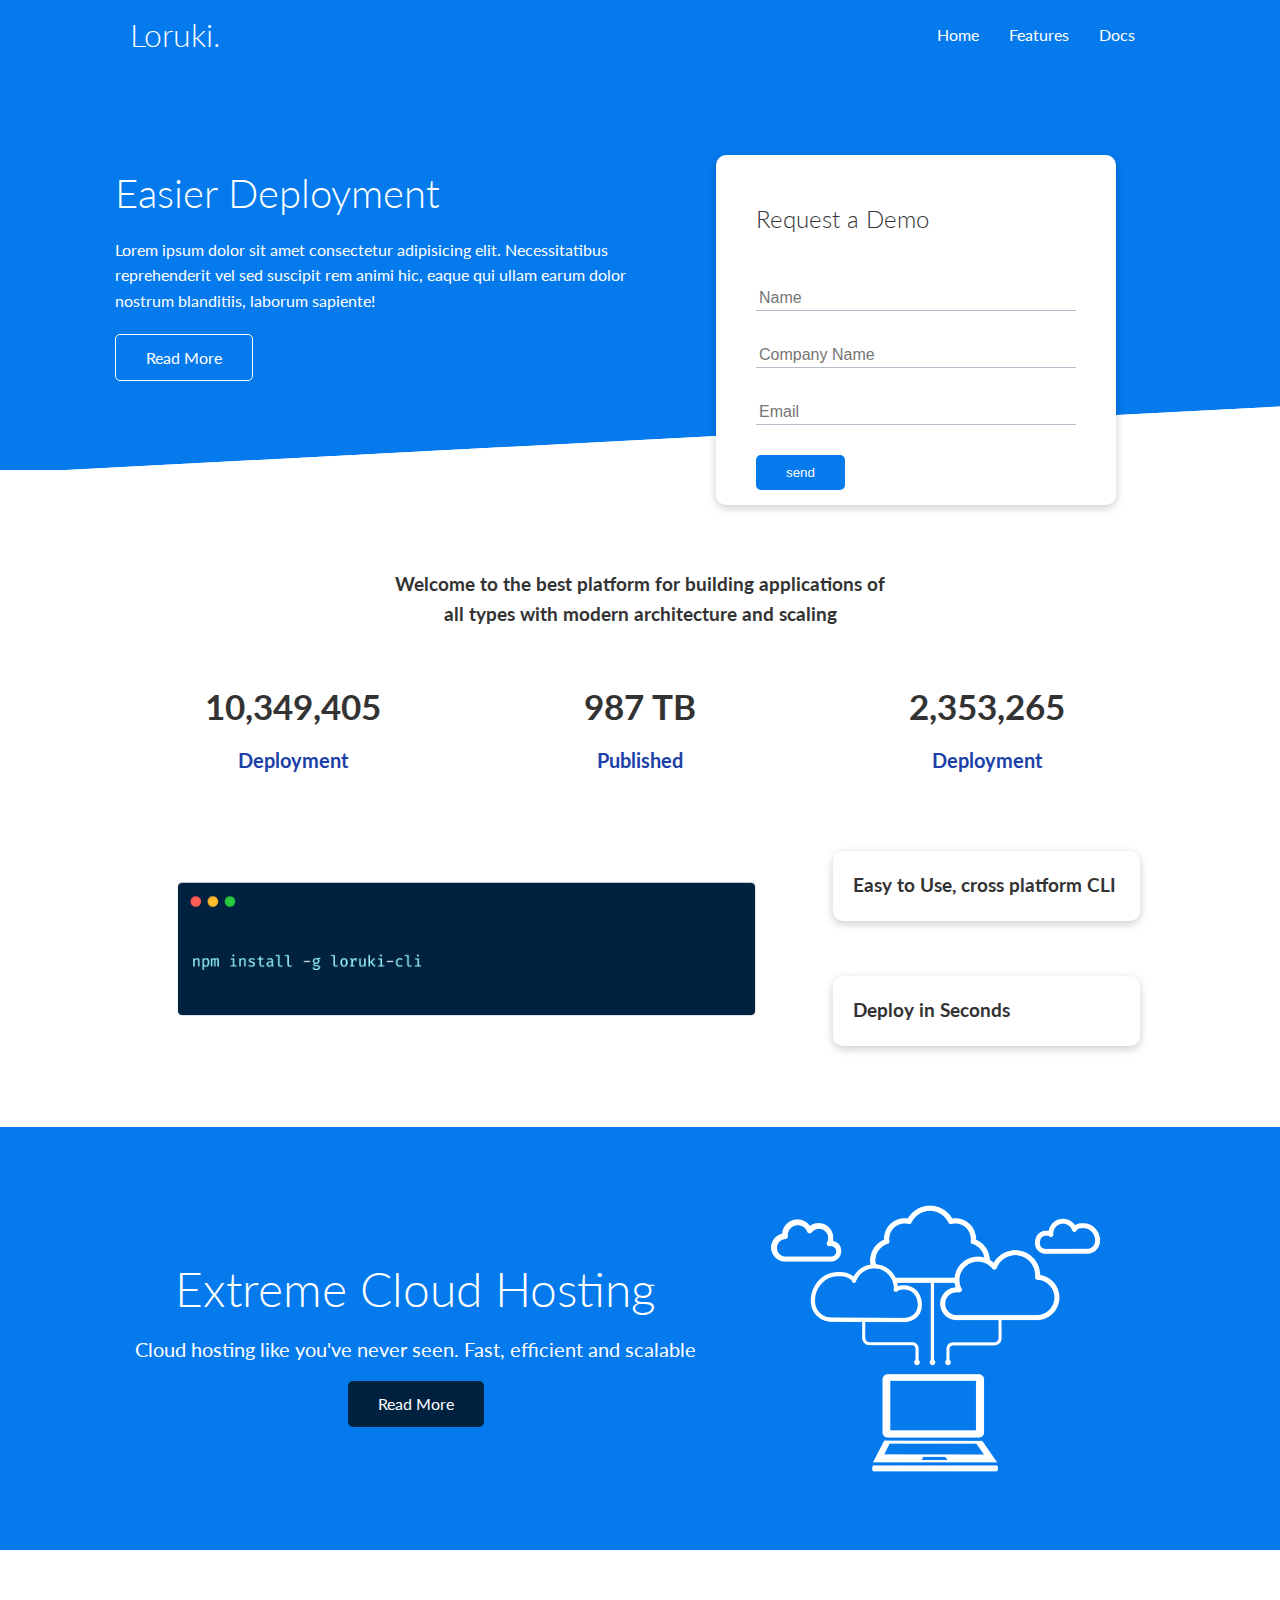
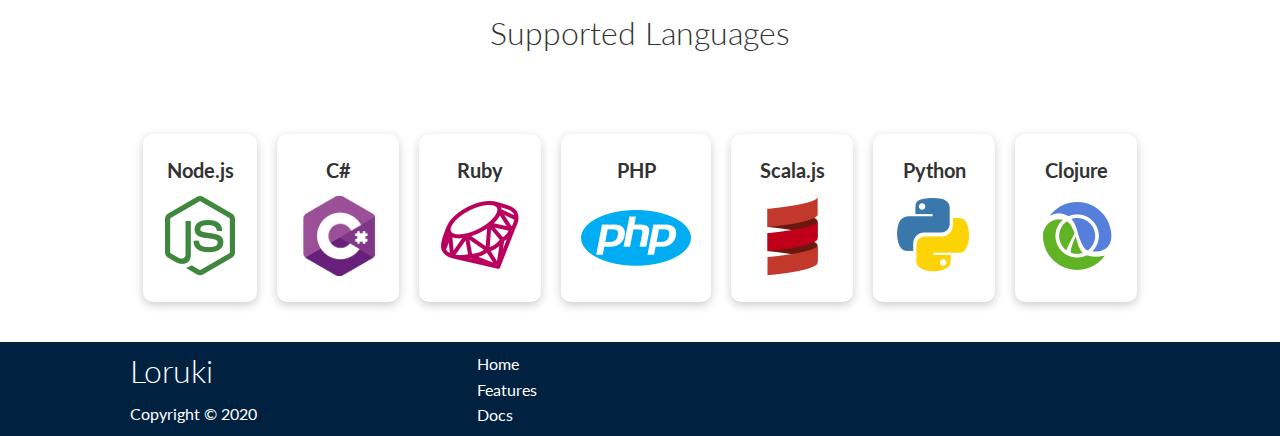
<file: index.html>
<!DOCTYPE html>
<html lang="en">
<head>
  <meta charset="UTF-8">
  <meta name="viewport" content="width=device-width, initial-scale=1.0">
  <link rel="stylesheet" href="https://cdnjs.cloudflare.com/ajax/libs/font-awesome/5.15.1/css/all.min.css"
    integrity="sha512-+4zCK9k+qNFUR5X+cKL9EIR+ZOhtIloNl9GIKS57V1MyNsYpYcUrUeQc9vNfzsWfV28IaLL3i96P9sdNyeRssA=="
    crossorigin="anonymous" />
    <link rel="stylesheet" href="css/utilities.css">
  <link rel="stylesheet" href="css/style.css">
  <title>Loruki | Clour Hosting For Everyone</title>
</head>
<body>
  <!-- Navbar -->
  <div class="navbar">
    <div class="container flex">
      <h1 class="logo">Loruki.</h1>
      <nav>
        <ul>
          <li><a href="index.html">Home</a></li>
          <li><a href="features.html">Features</a></li>
          <li><a href="docs.html">Docs</a></li>
        </ul>
      </nav>
    </div>
  </div>


  <!-- Showcase -->
  <section class="showcase">
    <div class="container grid">
      <div class="showcase-text">
        <h1>Easier Deployment</h1>
        <p>Lorem ipsum dolor sit amet consectetur adipisicing elit. Necessitatibus reprehenderit vel sed suscipit rem animi hic, eaque qui ullam earum dolor nostrum blanditiis, laborum sapiente!</p>
        <a href="features.html" class="btn btn-outline">Read More</a>
      </div>

      <div class="showcase-form card">
        <h2>Request a Demo</h2>
        <form name="contact" method="POST" netlify-honeypot="bot-field" data-netlify="true">
          <input type="hidden" name="form-name" value="contact">
          <p class="hidden">
            <label>Don’t fill this out if you're human: <input name="bot-field" /></label>
          </p>
          <div class="form-control">
            <input type="text" name="name" placeholder="Name" required>
          </div>
          <div class="form-control">
            <input type="text" name="company" placeholder="Company Name" required>
          </div>
          <div class="form-control">
            <input type="email" name="email" placeholder="Email" required>
          </div>
          <input type="submit" value="send" class="btn btn-primary">
        </form>
      </div>
    </div>
  </section>

  <!-- Stats -->
  <section class="stats">
    <div class="container">
      <h3 class="stats-heading text-center my-1">
        Welcome to the best platform for building applications of all types with modern architecture and scaling
      </h3>
      <div class="grid grid-3 text-center my-4">
        <div>
          <i class="fas fa-server fa-3x"></i>
          <h3>10,349,405</h3>
          <p class="text-secondary">Deployment</p>
        </div>
        <div>
          <i class="fas fa-upload fa-3x"></i>
          <h3>987 TB</h3>
          <p class="text-secondary">Published</p>
        </div>
        <div>
          <i class="fas fa-project-diagram fa-3x"></i>
          <h3>2,353,265</h3>
          <p class="text-secondary">Deployment</p>
        </div>
      </div>
    </div>
  </section>

  <!-- CLI -->
  <section class="cli">
    <div class="container grid">
      <img src="images/cli.png" alt="">
      <div class="card">
        <h3>Easy to Use, cross platform CLI</h3>
      </div>
      <div class="card">
        <h3>Deploy in Seconds</h3>
      </div>
    </div>
  </section>

  <!-- Cloud -->
  <section class="cloud bg-primary my-2 py-2">
    <div class="container grid">
      <div class="text-center">
        <h2 class="lg">Extreme Cloud Hosting</h2>
        <p class="lead my-1">Cloud hosting like you've never seen. Fast, efficient and scalable</p>
        <a href="features.html" class="btn btn-dark">Read More</a>
      </div>
      <img src="images/cloud.png" alt="">
    </div>
  </section>

  <!-- Languages -->
  <section class="languages">
    <h2 class="md text-center my-2">
      Supported Languages
    </h2>
    <div class="container flex">
      <div class="card">
        <h4>Node.js</h4>
        <img src="images/logos/node.png" alt="">
      </div>
      <div class="card">
        <h4>C#</h4>
        <img src="images/logos/csharp.png" alt="">
      </div>
      <div class="card">
        <h4>Ruby</h4>
        <img src="images/logos/ruby.png" alt="">
      </div>
      <div class="card">
        <h4>PHP</h4>
        <img src="images/logos/php.png" alt="">
      </div>
      <div class="card">
        <h4>Scala.js</h4>
        <img src="images/logos/scala.png" alt="">
      </div>
      <div class="card">
        <h4>Python</h4>
        <img src="images/logos/python.png" alt="">
      </div>
      <div class="card">
        <h4>Clojure</h4>
        <img src="images/logos/clojure.png" alt="">
      </div>
    </div>
  </section>
  
  <!-- footer -->
  <footer class="footer bg-dark py-5">
    <div class="container grid grid-3">
      <div>
        <h1>Loruki</h1>
        <p>Copyright &copy; 2020</p>
      </div>
      <nav>
        <ul>
          <li><a href="index.html">Home</a></li>
          <li><a href="features.html">Features</a></li>
          <li><a href="docs.html">Docs</a></li>
        </ul>
      </nav>
      <div class="social">
        <a href="#"><i class="fab fa-github fa-2x"></i></a>
        <a href="#"><i class="fab fa-facebook fa-2x"></i></a>
        <a href="#"><i class="fab fa-instagram fa-2x"></i></a>
        <a href="#"><i class="fab fa-twitter fa-2x"></i></a>
      </div>
    </div>
  </footer>
</body>
</html>
</file>
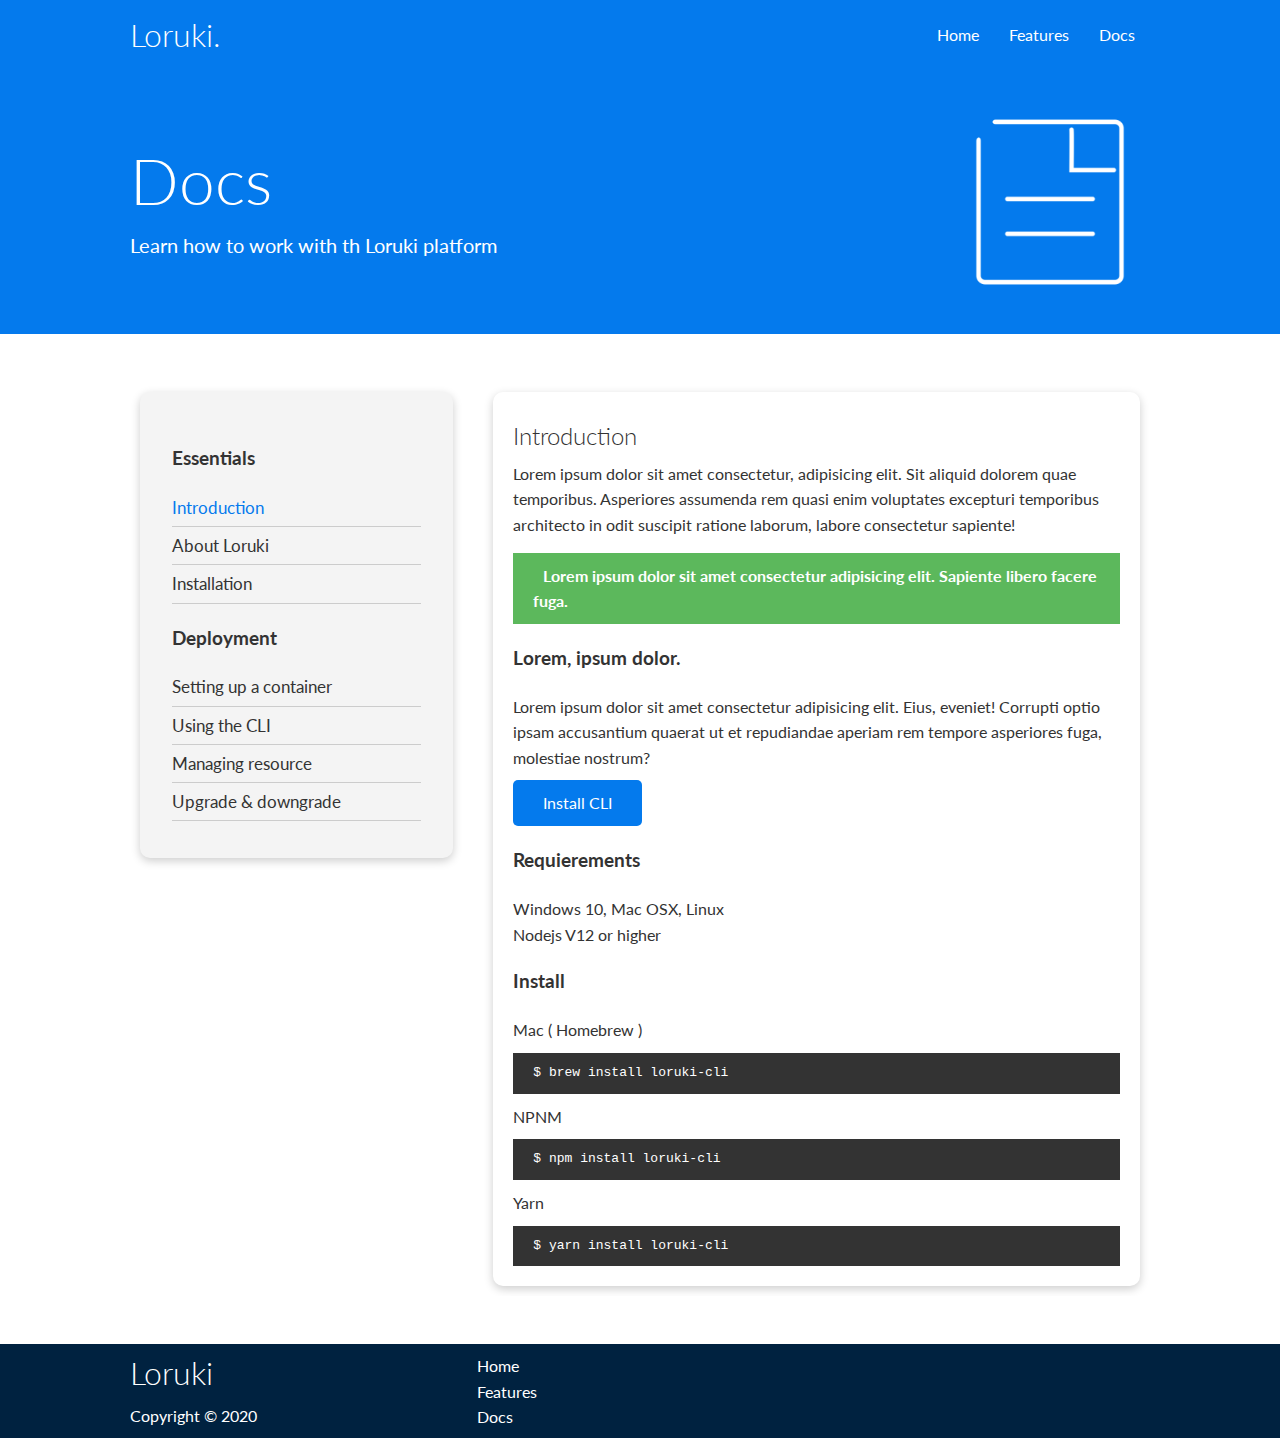
<file: docs.html>
<!DOCTYPE html>
<html lang="en">

<head>
  <meta charset="UTF-8">
  <meta name="viewport" content="width=device-width, initial-scale=1.0">
  <link rel="stylesheet" href="https://cdnjs.cloudflare.com/ajax/libs/font-awesome/5.15.1/css/all.min.css"
    integrity="sha512-+4zCK9k+qNFUR5X+cKL9EIR+ZOhtIloNl9GIKS57V1MyNsYpYcUrUeQc9vNfzsWfV28IaLL3i96P9sdNyeRssA=="
    crossorigin="anonymous" />
  <link rel="stylesheet" href="css/utilities.css">
  <link rel="stylesheet" href="css/style.css">
  <title>Loruki | Clour Hosting For Everyone</title>
</head>

<body>
  <!-- Navbar -->
  <div class="navbar">
    <div class="container flex">
      <h1 class="logo">Loruki.</h1>
      <nav>
        <ul>
          <li><a href="index.html">Home</a></li>
          <li><a href="features.html">Features</a></li>
          <li><a href="docs.html">Docs</a></li>
        </ul>
      </nav>
    </div>
  </div>

  <!-- Head -->
  <section class="docs-head bg-primary py-3">
    <div class="container grid">
      <div>
        <h1 class="xl">Docs</h1>
        <p class="lead">Learn how to work with th Loruki platform</p>
      </div>
      <img src="images/docs.png" alt="">
    </div>
  </section>

  <!-- Docs main -->
  <section class="docs-main my-4">
    <div class="container grid">
      <div class="card bg-light p-3">
        <h3 class="my-2">Essentials</h3>
        <nav>
          <ul>
            <li><a class="text-primary" href="">Introduction</a></li>
            <li><a href="">About Loruki</a></li>
            <li><a href="">Installation</a></li>
          </ul>
        </nav>
        <h3 class="my-2">Deployment</h3>
        <nav>
          <ul>
            <li><a href="">Setting up a container</a></li>
            <li><a href="">Using the CLI</a></li>
            <li><a href="">Managing resource</a></li>
            <li><a href="">Upgrade & downgrade</a></li>
          </ul>
        </nav>
      </div>
      <div class="card">
        <h2>Introduction</h2>
        <p>Lorem ipsum dolor sit amet consectetur, adipisicing elit. Sit aliquid dolorem quae temporibus. Asperiores assumenda rem quasi enim voluptates excepturi temporibus architecto in odit suscipit ratione laborum, labore consectetur sapiente!</p>
        <div class="alert alert-success">
          <i class="fas fa-info"></i>Lorem ipsum dolor sit amet consectetur adipisicing elit. Sapiente libero facere fuga.
        </div>

        <h3>Lorem, ipsum dolor.</h3>
        <p>Lorem ipsum dolor sit amet consectetur adipisicing elit. Eius, eveniet! Corrupti optio ipsam accusantium quaerat ut et repudiandae aperiam rem tempore asperiores fuga, molestiae nostrum?</p>
        <a href="#" class="btn btn-primary">Install CLI</a>

        <h3>Requierements</h3>
        <ul>
          <li>Windows 10, Mac OSX, Linux</li>
          <li>Nodejs V12 or higher</li>
        </ul>

        <h3>Install</h3>
        <p>Mac ( Homebrew )</p>
        <pre><code>$ brew install loruki-cli</code></pre>
        <p>NPNM</p>
        <pre><code>$ npm install loruki-cli</code></pre>
        <p>Yarn</p>
        <pre><code>$ yarn install loruki-cli</code></pre>
      </div>
    </div>
  </section>


  <!-- footer -->
  <footer class="footer bg-dark py-5">
    <div class="container grid grid-3">
      <div>
        <h1>Loruki</h1>
        <p>Copyright &copy; 2020</p>
      </div>
      <nav>
        <ul>
          <li><a href="index.html">Home</a></li>
          <li><a href="features.html">Features</a></li>
          <li><a href="docs.html">Docs</a></li>
        </ul>
      </nav>
      <div class="social">
        <a href="#"><i class="fab fa-github fa-2x"></i></a>
        <a href="#"><i class="fab fa-facebook fa-2x"></i></a>
        <a href="#"><i class="fab fa-instagram fa-2x"></i></a>
        <a href="#"><i class="fab fa-twitter fa-2x"></i></a>
      </div>
    </div>
  </footer>
</body>

</html>
</file>
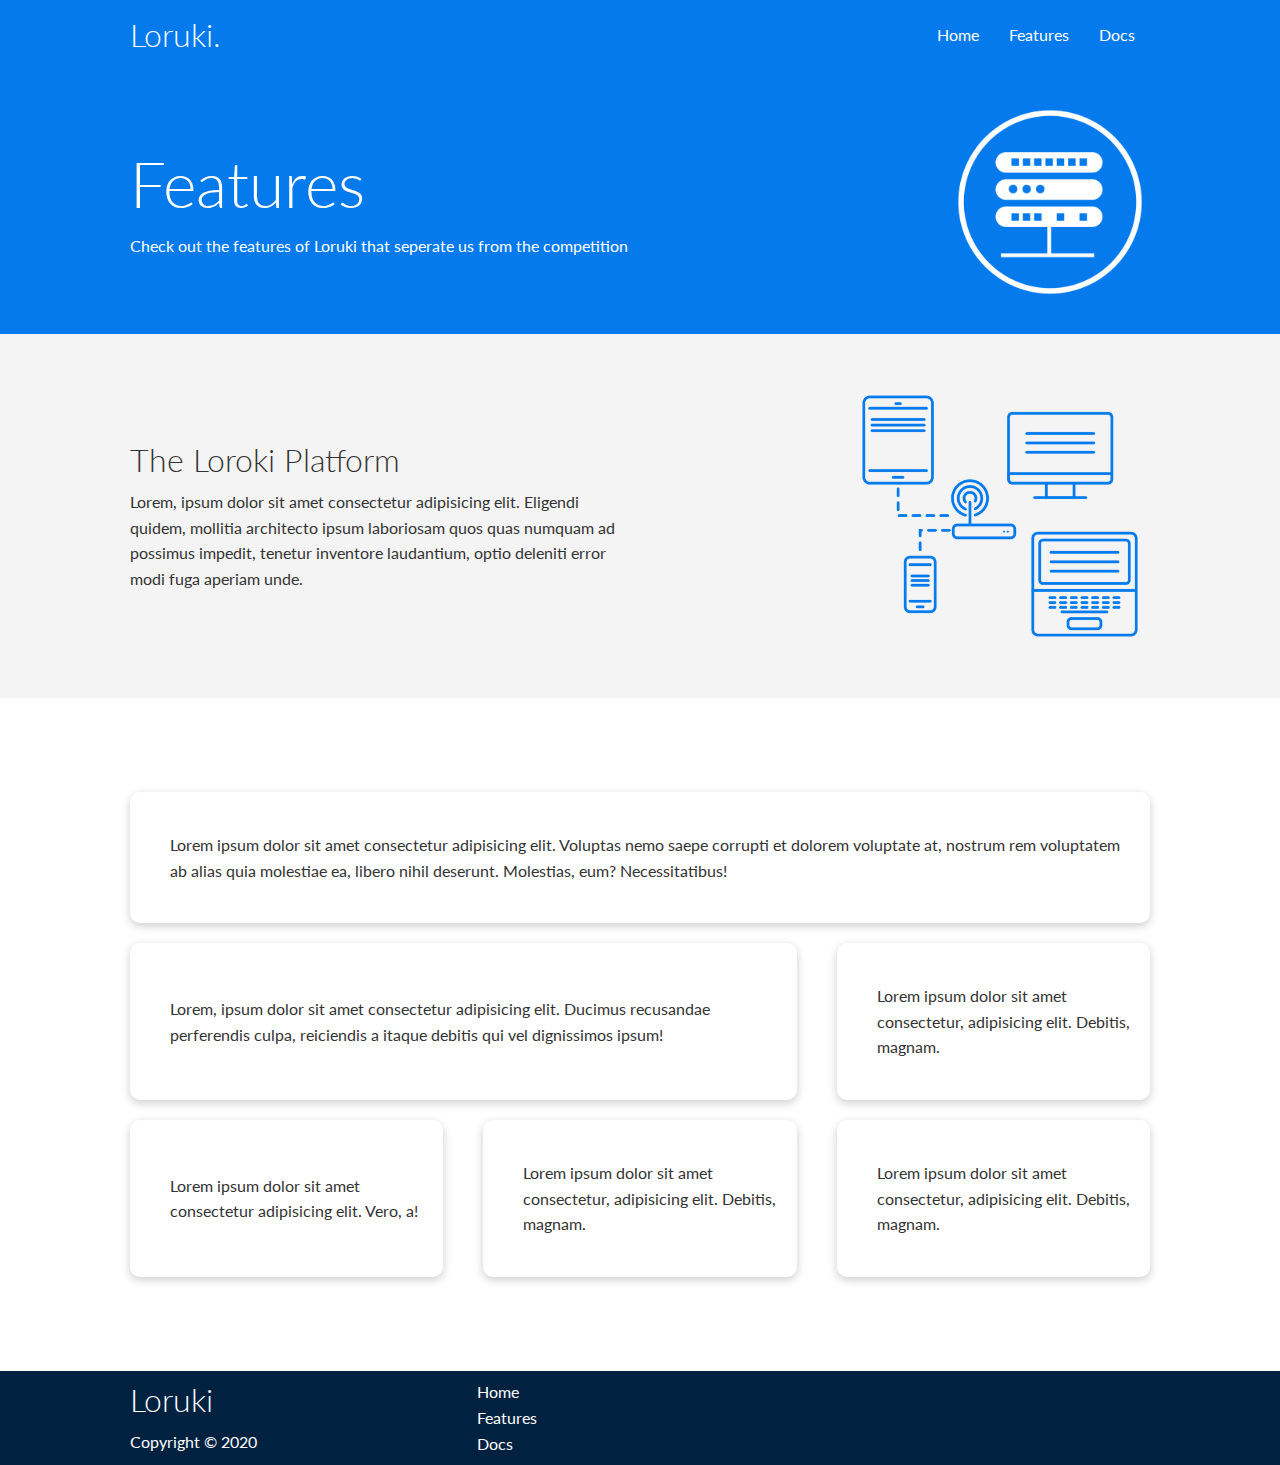
<file: features.html>
<!DOCTYPE html>
<html lang="en">

<head>
  <meta charset="UTF-8">
  <meta name="viewport" content="width=device-width, initial-scale=1.0">
  <link rel="stylesheet" href="https://cdnjs.cloudflare.com/ajax/libs/font-awesome/5.15.1/css/all.min.css"
    integrity="sha512-+4zCK9k+qNFUR5X+cKL9EIR+ZOhtIloNl9GIKS57V1MyNsYpYcUrUeQc9vNfzsWfV28IaLL3i96P9sdNyeRssA=="
    crossorigin="anonymous" />
  <link rel="stylesheet" href="css/utilities.css">
  <link rel="stylesheet" href="css/style.css">
  <title>Loruki | Clour Hosting For Everyone</title>
</head>

<body>
  <!-- Navbar -->
  <div class="navbar">
    <div class="container flex">
      <h1 class="logo">Loruki.</h1>
      <nav>
        <ul>
          <li><a href="index.html">Home</a></li>
          <li><a href="features.html">Features</a></li>
          <li><a href="docs.html">Docs</a></li>
        </ul>
      </nav>
    </div>
  </div>

  <!-- Head -->
  <section class="features-head bg-primary py-3">
    <div class="container grid">
      <div>
        <h1 class="xl">Features</h1>
        <p>Check out the features of Loruki that seperate us from the competition</p>
      </div>
      <img src="images/server.png" alt="">
    </div>
  </section>

  <!-- Sub Head -->
  <section class="features-sub-head bg-light py-3">
    <div class="container grid">
      <div>
        <h1 class="md">The Loroki Platform</h1>
        <p>Lorem, ipsum dolor sit amet consectetur adipisicing elit. Eligendi quidem, mollitia architecto ipsum laboriosam quos quas numquam ad possimus impedit, tenetur inventore laudantium, optio deleniti error modi fuga aperiam unde.</p>
      </div>
      <img src="images/server2.png" alt="">
    </div>
  </section>

  <section class="features-main my-2">
    <div class="container grid grid-3">
      <div class="card flex">
        <i class="fas fa-server fa-3x"></i>
        <p>Lorem ipsum dolor sit amet consectetur adipisicing elit. Voluptas nemo saepe corrupti et dolorem voluptate at,
          nostrum rem voluptatem ab alias quia molestiae ea, libero nihil deserunt. Molestias, eum? Necessitatibus!</p>
      </div>
      <div class="card flex">
        <i class="fas fa-network-wired fa-3x"></i>
        <p>
          Lorem, ipsum dolor sit amet consectetur adipisicing elit. Ducimus
          recusandae perferendis culpa, reiciendis a itaque debitis qui vel
          dignissimos ipsum!
        </p>
      </div>
      <div class="card flex">
        <i class="fas fa-laptop-code fa-3x"></i>
        <p>
          Lorem ipsum dolor sit amet consectetur, adipisicing elit. Debitis,
          magnam.
        </p>
      </div>
      <div class="card flex">
        <i class="fas fa-database fa-3x"></i>
        <p>
          Lorem ipsum dolor sit amet consectetur adipisicing elit. Vero, a!
        </p>
      </div>
      <div class="card flex">
        <i class="fas fa-power-off fa-3x"></i>
        <p>
          Lorem ipsum dolor sit amet consectetur, adipisicing elit. Debitis,
          magnam.
        </p>
      </div>
      <div class="card flex">
        <i class="fas fa-upload fa-3x"></i>
        <p>
          Lorem ipsum dolor sit amet consectetur, adipisicing elit. Debitis,
          magnam.
        </p>
      </div>
    </div>
  </section>

  <!-- footer -->
  <footer class="footer bg-dark py-5">
    <div class="container grid grid-3">
      <div>
        <h1>Loruki</h1>
        <p>Copyright &copy; 2020</p>
      </div>
      <nav>
        <ul>
          <li><a href="index.html">Home</a></li>
          <li><a href="features.html">Features</a></li>
          <li><a href="docs.html">Docs</a></li>
        </ul>
      </nav>
      <div class="social">
        <a href="#"><i class="fab fa-github fa-2x"></i></a>
        <a href="#"><i class="fab fa-facebook fa-2x"></i></a>
        <a href="#"><i class="fab fa-instagram fa-2x"></i></a>
        <a href="#"><i class="fab fa-twitter fa-2x"></i></a>
      </div>
    </div>
  </footer>
</body>

</html>
</file>
<file: css/utilities.css>
.container {
  max-width: 1100px;
  margin: 0 auto;
  overflow: auto;
  padding: 0 40px;
}

.card {
  background: white;
  color: #333;
  border-radius: 10px;
  box-shadow: 0 3px 10px rgba(0, 0, 0, 0.2);
  padding: 20px;
  margin: 10px;
}

.btn {
  display: inline-block;
  padding: 10px 30px;
  cursor: pointer;
  background: var(--primary-color);
  color: white;
  border: none;
  border-radius: 5px;
}

.btn-outline {
  background: transparent;
  border: 1px solid white;
}

.btn:hover {
  transform: scale(0.95);
}

/* Backgrouds & Colored buttons */
.bg-primary,
.btn-primary {
  background-color: var(--primary-color);
  color: white;
}

.bg-secondary,
.btn-secondary {
  background-color: var(--secondary-color);
  color: white;
}

.bg-dark,
.btn-dark {
  background-color: var(--dark-color);
  color: white;
}

.bg-light,
.btn-light {
  background-color: var(--light-color);
  color: #333;
}

.bg-primary a,
.btn-primary a,
.bg-secondary a,
.btn-secondary a,
.bg-dark a,
.btn-dark a {
  color: white;
}

.text-primary {
  color: var(--primary-color);
}

.text-secondary {
  color: var(--secondary-color);
}
.text-dark {
  color: var(--dark-color);
}

.text-light {
  color: var(--light-color);
}

/* Text sizes */
.lead {
  font-size: 20px;
}

.sm {
  font-size: 1rem;
}

.md {
  font-size: 2rem;
}

.lg {
  font-size: 3rem;
}

.xl {
  font-size: 4rem;
}

.text-center {
  text-align: center;
}

/* Alert */
.alert {
  background: var(--light-color);
  padding: 10px 20px;
  font-weight: bold;
  margin: 15px 0;
}

.alert i {
  margin-right: 10px;
}

.alert-success {
  background: var(--success-color);
  color: white;
}

.alert-error {
  background: var(--error-colors);
  color: white;
}

/* Layout */
.flex {
  display: flex;
  justify-content: center;
  align-items: center;
  height: 100%;
}

.grid {
  display: grid;
  grid-template-columns: repeat(2, 1fr);
  gap: 20px;
  justify-content: center;
  align-items: center;
  height: 100%;
}

.grid-3 {
  grid-template-columns: repeat(3, 1fr);
}

/* Margin */
.my-1 {
  margin: 1rem 0;
}

.my-2 {
  margin: 1.5rem 0;
}

.my-3 {
  margin: 2rem 0;
}

.my-4 {
  margin: 3rem 0;
}

.my-2 {
  margin: 4rem 0;
}

.m-1 {
  margin: 1rem;
}

.m-2 {
  margin: 1.5rem;
}

.m-3 {
  margin: 2rem;
}

.m-4 {
  margin: 3rem;
}

.m-2 {
  margin: 4rem;
}

/* Padding */
.py-1 {
  padding: 1rem 0;
}

.py-2 {
  padding: 1.5rem 0;
}

.py-3 {
  padding: 2rem 0;
}

.py-4 {
  padding: 3rem 0;
}

.py-2 {
  padding: 4rem 0;
}

.p-1 {
  padding: 1rem;
}

.p-2 {
  padding: 1.5rem;
}

.p-3 {
  padding: 2rem;
}

.p-4 {
  padding: 3rem;
}

.p-2 {
  padding: 4rem;
}
</file>
<file: css/style.css>
@import url("https://fonts.googleapis.com/css2?family=Lato:wght@300&display=swap");

:root {
  --primary-color: #047aed;
  --secondary-color: #1c3fa8;
  --dark-color: #002240;
  --light-color: #f4f4f4;
  --success-color: #5cb85c;
  --error-color: #d9534f;
}

* {
  box-sizing: border-box;
  padding: 0;
  margin: 0;
}

body {
  font-family: "Lato", sans-serif;
  color: #333;
  line-height: 1.6;
}

ul {
  list-style: none;
}

a {
  text-decoration: none;
  color: #333;
}

h1,
h2 {
  font-weight: 300;
  line-height: 1.2;
  margin: 10px 0;
}

p {
  margin: 10px 0;
}

img {
  width: 100%;
}

code,
pre {
  background: #333;
  color: #fff;
  padding: 10px;
}

.hidden {
  visibility: hidden;
  height: 0;
}

/* Navbar */
.navbar {
  background: var(--primary-color);
  color: white;
  height: 70px;
}

.navbar ul {
  display: flex;
}

.navbar a {
  color: white;
  padding: 10px;
  margin: 0 5px;
}

.navbar a:hover {
  border-bottom: 1px solid #fff;
}

.navbar .flex {
  justify-content: space-between;
}

/* Showcase */
.showcase {
  height: 400px;
  background: var(--primary-color);
  color: white;
  position: relative;
}

.showcase .grid {
  grid-template-columns: 55% 45%;
  gap: 30px;
  overflow: visible;
}

.showcase h1 {
  font-size: 40px;
}

.showcase p {
  margin: 20px 0;
}

.showcase-form {
  position: relative;
  top: 60px;
  height: 350px;
  width: 400px;
  padding: 40px;
  z-index: 100;
  animation: slideInFromRight 1s ease-in;
}

.showcase-text {
  animation: slideInFromLeft 1s ease-in;
}

.showcase-form .form-control {
  margin: 30px 0;
}

.showcase input[type="text"],
.showcase input[type="email"] {
  border: 0;
  border-bottom: 1px solid #b4becd;
  width: 100%;
  padding: 3px;
  font-size: 16px;
}

.showcase-form input:focus {
  outline: none;
}

.showcase::before,
.showcase::after {
  content: "";
  position: absolute;
  height: 100px;
  bottom: -70px;
  right: 0;
  left: 0;
  background: #fff;
  transform: skewY(-3deg);
  -webkit-transform: skewY(-3deg);
  -moz-transform: skewY(-3deg);
  -ms-transform: skewY(-3deg);
}

/* Stats */
.stats {
  padding-top: 100px;
  animation: slideInFromBottom 1s ease-in;
}

.stats-heading {
  max-width: 500px;
  margin: auto;
}

.stats .grid h3 {
  font-size: 35px;
}

.stats .grid p {
  font-size: 20px;
  font-weight: bold;
}

/* CLI */
.cli .grid {
  grid-template-columns: repeat(3, 1fr);
  grid-template-rows: repeat(2, 1fr);
}

.cli .grid > *:first-child {
  grid-column: 1 / span 2;
  grid-row: 1 / span 2;
}

/* Cloud */
.cloud .grid {
  grid-template-columns: 4fr 3fr;
}

/* Languages */
.languages .flex {
  flex-wrap: wrap;
}

.languages .card {
  text-align: center;
  margin: 18px 10px 40px;
  transition: transform 0.2s ease-in;
}

.languages .card h4 {
  font-size: 20px;
  margin-bottom: 10px;
}

.languages .card:hover {
  transform: translateY(-15px);
}

/* Features */
.features-head img,
.features-sub-head img,
.docs-head img {
  justify-self: flex-end;
}

.features-head img,
.docs-head img {
  width: 200px;
}

.features-sub-head img {
  width: 300px;
}

.features-main .grid {
  padding: 30px;
}

.features-main .grid > *:first-child {
  grid-column: 1 / span 3;
}

.features-main .grid > *:nth-child(2) {
  grid-column: 1 / span 2;
}

.features-main .card > i {
  margin-right: 20px;
}

/* Docs */
.docs-main h3 {
  margin: 20px 0;
}

.docs-main .grid {
  grid-template-columns: 1fr 2fr;
  align-items: flex-start;
}

.docs-main nav li {
  font-size: 17px;
  padding-bottom: 5px;
  margin-bottom: 5px;
  border-bottom: 1px solid #ccc;
}

.docs-main a:hover {
  font-weight: bold;
}

/* Footer */
.footer .social a {
  margin: 0 10px;
}

/* Animation */
@keyframes slideInFromLeft {
  0% {
    transform: translateX(-100%);
  }

  100% {
    transform: translateX(0);
  }
}

@keyframes slideInFromRight {
  0% {
    transform: translateX(100%);
  }

  100% {
    transform: translateX(0);
  }
}

@keyframes slideInFromTop {
  0% {
    transform: translateY(-100%);
  }

  100% {
    transform: translateY(0);
  }
}

@keyframes slideInFromBottom {
  0% {
    transform: translateY(100%);
  }

  100% {
    transform: translateY(0);
  }
}

/* Tabler and under */
@media (max-width: 768px) {
  .grid,
  .showcase .grid,
  .stats .grid,
  .cli .grid,
  .cloud .grid,
  .features-main .grid,
  .docs-main .grid {
    grid-template-columns: 1fr;
    grid-template-rows: 1fr;
  }

  .showcase {
    height: auto;
  }

  .showcase-text {
    text-align: center;
    margin-top: 40px;
    animation: slideInFromTop 1s ease-in;
  }

  .showcase-form {
    justify-self: center;
    margin: auto;
    animation: slideInFromBottom 1s ease-in;
  }

  .cli .grid > *:first-child {
    grid-column: 1;
    grid-row: 1;
  }

  .features-head,
  .features-sub-head,
  .docs-head {
    text-align: center;
  }

  .features-head img,
  .features-sub-head img,
  .docs-head img {
    justify-self: center;
  }

  .features-main .grid > *:first-child,
  .features-main .grid > *:nth-child(2) {
    grid-column: 1;
  }
}

/* Mobile */
@media (max-width: 512px) {
  .navbar {
    height: 110px;
  }

  .navbar .flex {
    flex-direction: column;
  }

  .navbar ul {
    padding: 10px;
    background: rgba(0, 0, 0, 0.1);
  }
}
</file>
